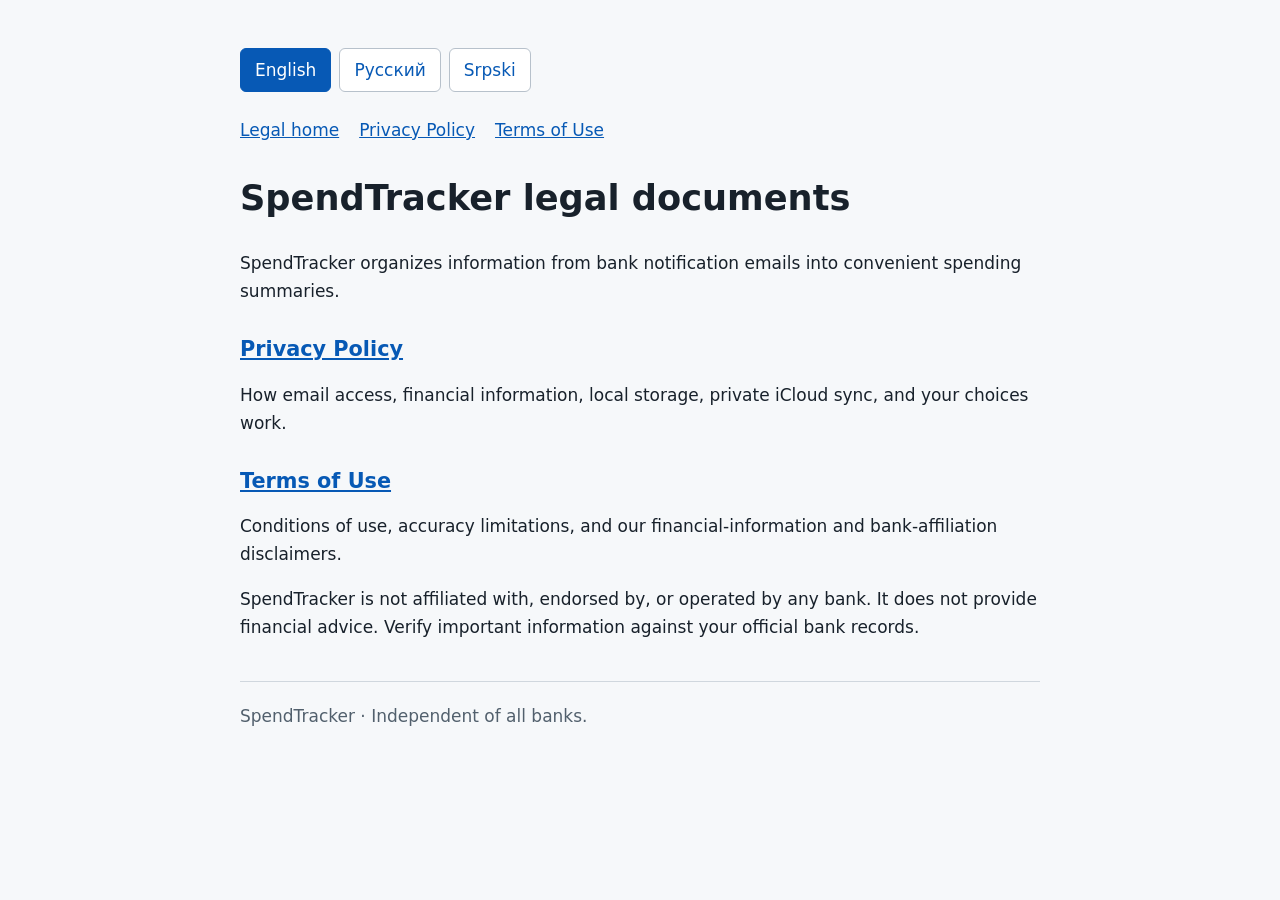
<file: index.html>
<!doctype html>
<html lang="en">
<head>
<meta charset="utf-8">
<meta name="viewport" content="width=device-width, initial-scale=1">
<title>Legal | SpendTracker</title>
<link rel="stylesheet" href="site.css">
<script src="site.js" defer></script>
</head>
<body><main>
<div class="language-switcher" role="group" aria-label="Language / Язык / Jezik" hidden>
<button type="button" data-select-language="en" lang="en" aria-pressed="true">English</button>
<button type="button" data-select-language="ru" lang="ru" aria-pressed="false">Русский</button>
<button type="button" data-select-language="sr-Latn" lang="sr-Latn" aria-pressed="false">Srpski</button>
</div>
<section data-language="en" lang="en" data-title="Legal | SpendTracker">
<nav aria-label="Legal navigation"><a data-local-page href="index.html" aria-current="page">Legal home</a><a data-local-page href="privacy-policy.html">Privacy Policy</a><a data-local-page href="terms-of-use.html">Terms of Use</a></nav>
<h1>SpendTracker legal documents</h1>
<p>SpendTracker organizes information from bank notification emails into convenient spending summaries.</p>
<h2><a data-local-page href="privacy-policy.html">Privacy Policy</a></h2>
<p>How email access, financial information, local storage, private iCloud sync, and your choices work.</p>
<h2><a data-local-page href="terms-of-use.html">Terms of Use</a></h2>
<p>Conditions of use, accuracy limitations, and our financial-information and bank-affiliation disclaimers.</p>
<p>SpendTracker is not affiliated with, endorsed by, or operated by any bank. It does not provide financial advice. Verify important information against your official bank records.</p>
<footer>SpendTracker · Independent of all banks.</footer>
</section>
<section data-language="ru" lang="ru" data-title="Юридическая информация | SpendTracker" hidden>
<nav aria-label="Юридические документы"><a data-local-page href="index.html" aria-current="page">Юридическая информация</a><a data-local-page href="privacy-policy.html">Политика конфиденциальности</a><a data-local-page href="terms-of-use.html">Условия использования</a></nav>
<h1>Юридические документы SpendTracker</h1>
<p>SpendTracker превращает информацию из банковских уведомлений по электронной почте в удобные сводки расходов.</p>
<h2><a data-local-page href="privacy-policy.html">Политика конфиденциальности</a></h2>
<p>Как устроены доступ к почте, обработка финансовой информации, локальное хранение, синхронизация через частную базу iCloud и ваши возможности управления данными.</p>
<h2><a data-local-page href="terms-of-use.html">Условия использования</a></h2>
<p>Условия использования, ограничения точности и пояснения о финансовой информации и отсутствии связи с банками.</p>
<p>SpendTracker не связан ни с одним банком, не одобрен банками и не управляется ими. Приложение не предоставляет финансовых рекомендаций. Сверяйте важную информацию с официальными банковскими документами.</p>
<footer>SpendTracker · Независим от всех банков.</footer>
</section>
<section data-language="sr-Latn" lang="sr-Latn" data-title="Pravne informacije | SpendTracker" hidden>
<nav aria-label="Pravna navigacija"><a data-local-page href="index.html" aria-current="page">Pravne informacije</a><a data-local-page href="privacy-policy.html">Politika privatnosti</a><a data-local-page href="terms-of-use.html">Uslovi korišćenja</a></nav>
<h1>Pravni dokumenti za SpendTracker</h1>
<p>SpendTracker pretvara informacije iz bankarskih obaveštenja primljenih imejlom u pregledne sažetke potrošnje.</p>
<h2><a data-local-page href="privacy-policy.html">Politika privatnosti</a></h2>
<p>Kako funkcionišu pristup imejlu, finansijski podaci, lokalno čuvanje, sinhronizacija putem privatne iCloud baze i vaše mogućnosti izbora.</p>
<h2><a data-local-page href="terms-of-use.html">Uslovi korišćenja</a></h2>
<p>Uslovi korišćenja, ograničenja tačnosti i objašnjenja o finansijskim informacijama i nepovezanosti sa bankama.</p>
<p>SpendTracker nije povezan ni sa jednom bankom, banke ga ne podržavaju niti njime upravljaju. Ne pruža finansijske savete. Važne informacije proverite u zvaničnoj evidenciji svoje banke.</p>
<footer>SpendTracker · Nezavisan od svih banaka.</footer>
</section>
</main></body>
</html>
</file>
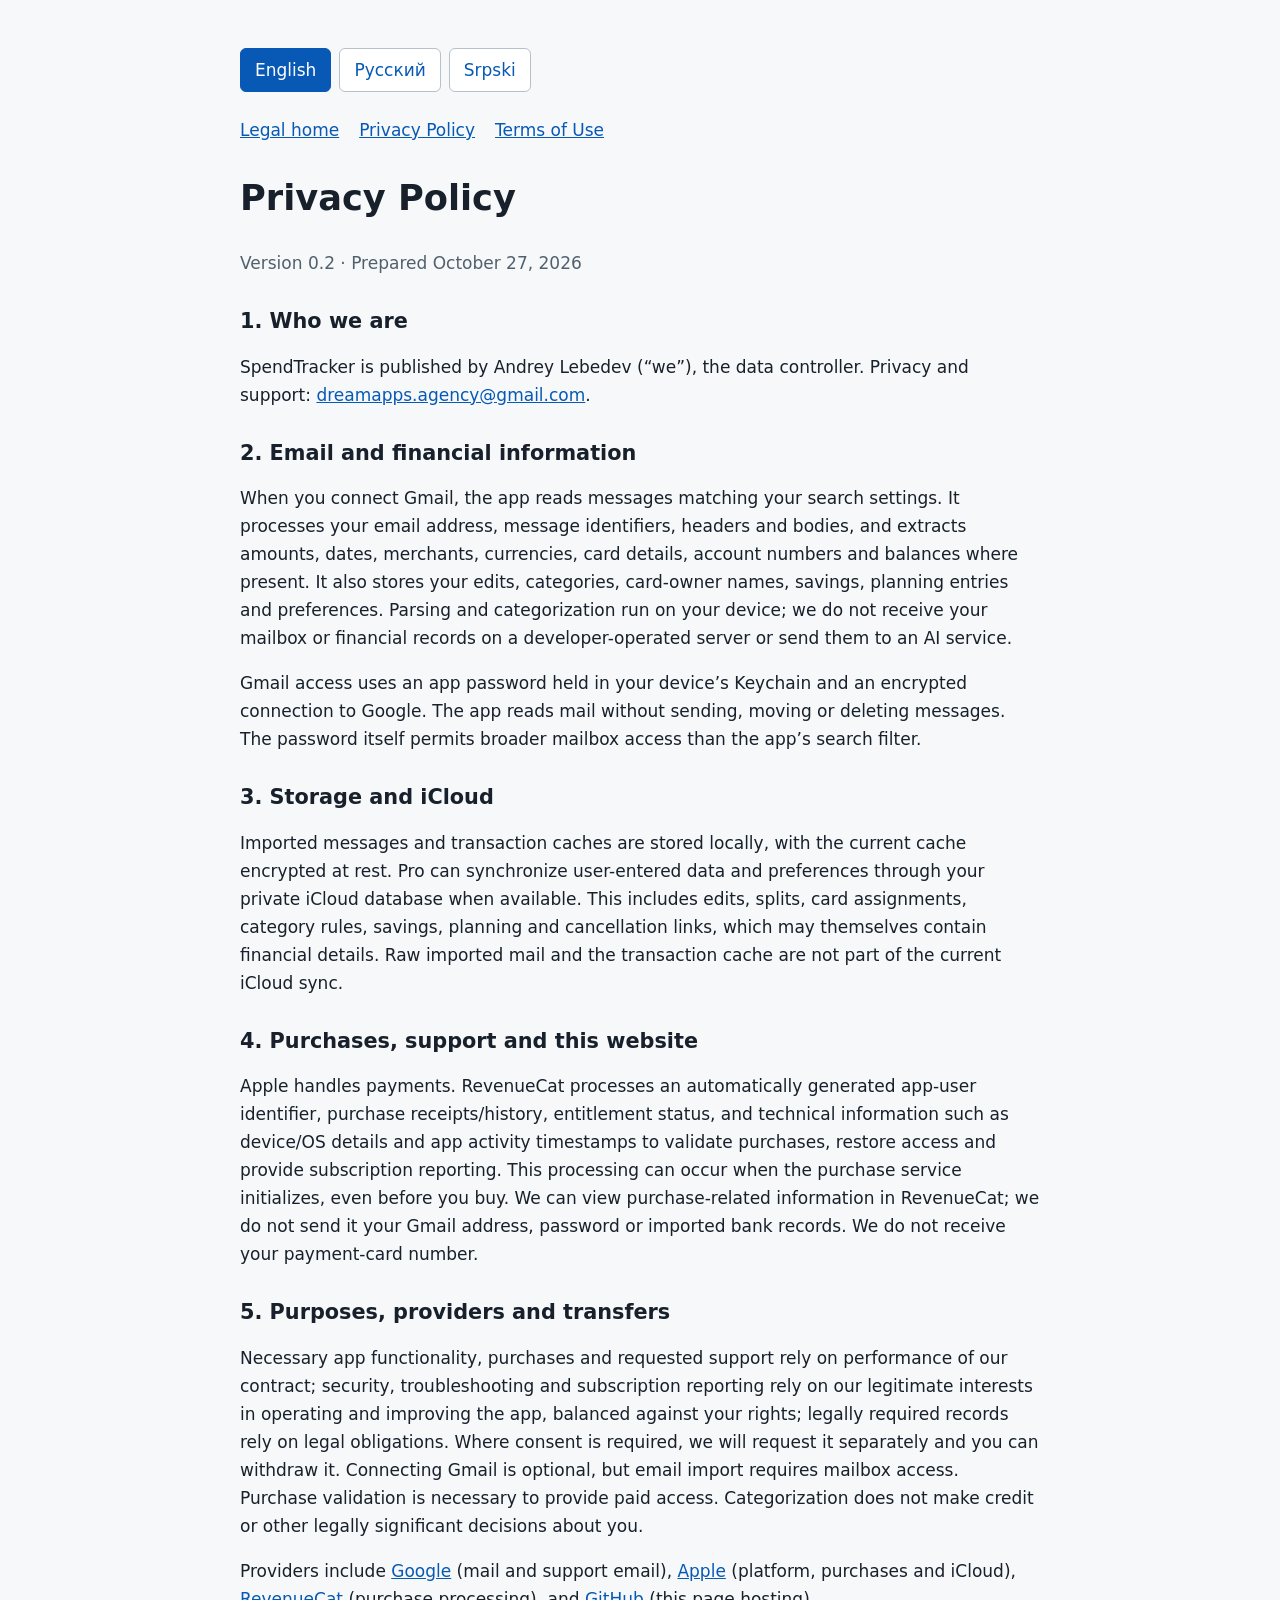
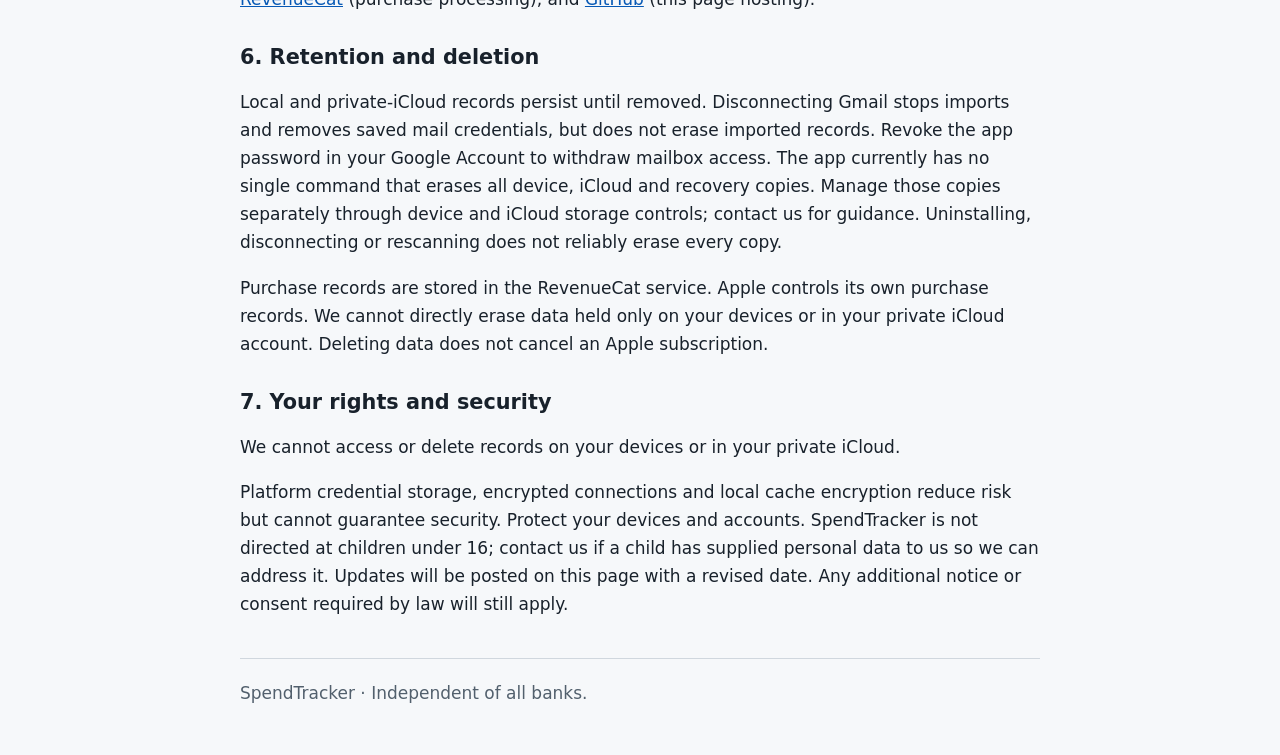
<file: privacy-policy.html>
<!doctype html>
<html lang="en">
<head>
<meta charset="utf-8">
<meta name="viewport" content="width=device-width, initial-scale=1">
<title>Privacy Policy | SpendTracker</title>
<link rel="stylesheet" href="site.css">
<script src="site.js" defer></script>
</head>
<body><main>
<div class="language-switcher" role="group" aria-label="Language / Язык / Jezik" hidden>
<button type="button" data-select-language="en" lang="en" aria-pressed="true">English</button>
<button type="button" data-select-language="ru" lang="ru" aria-pressed="false">Русский</button>
<button type="button" data-select-language="sr-Latn" lang="sr-Latn" aria-pressed="false">Srpski</button>
</div>
<section data-language="en" lang="en" data-title="Privacy Policy | SpendTracker">
<nav aria-label="Legal navigation"><a data-local-page href="index.html">Legal home</a><a data-local-page href="privacy-policy.html">Privacy Policy</a><a data-local-page href="terms-of-use.html">Terms of Use</a></nav>
<h1>Privacy Policy</h1>
<p class="meta">Version 0.2 · Prepared October 27, 2026</p>
<h2>1. Who we are</h2>
<p>SpendTracker is published by Andrey Lebedev (“we”), the data controller. Privacy and support: <a href="mailto:dreamapps.agency@gmail.com">dreamapps.agency@gmail.com</a>.</p>
<h2>2. Email and financial information</h2>
<p>When you connect Gmail, the app reads messages matching your search settings. It processes your email address, message identifiers, headers and bodies, and extracts amounts, dates, merchants, currencies, card details, account numbers and balances where present. It also stores your edits, categories, card-owner names, savings, planning entries and preferences. Parsing and categorization run on your device; we do not receive your mailbox or financial records on a developer-operated server or send them to an AI service.</p>
<p>Gmail access uses an app password held in your device’s Keychain and an encrypted connection to Google. The app reads mail without sending, moving or deleting messages. The password itself permits broader mailbox access than the app’s search filter.</p>
<h2>3. Storage and iCloud</h2>
<p>Imported messages and transaction caches are stored locally, with the current cache encrypted at rest. Pro can synchronize user-entered data and preferences through your private iCloud database when available. This includes edits, splits, card assignments, category rules, savings, planning and cancellation links, which may themselves contain financial details. Raw imported mail and the transaction cache are not part of the current iCloud sync.</p>
<h2>4. Purchases, support and this website</h2>
<p>Apple handles payments. RevenueCat processes an automatically generated app-user identifier, purchase receipts/history, entitlement status, and technical information such as device/OS details and app activity timestamps to validate purchases, restore access and provide subscription reporting. This processing can occur when the purchase service initializes, even before you buy. We can view purchase-related information in RevenueCat; we do not send it your Gmail address, password or imported bank records. We do not receive your payment-card number.</p>
<h2>5. Purposes, providers and transfers</h2>
<p>Necessary app functionality, purchases and requested support rely on performance of our contract; security, troubleshooting and subscription reporting rely on our legitimate interests in operating and improving the app, balanced against your rights; legally required records rely on legal obligations. Where consent is required, we will request it separately and you can withdraw it. Connecting Gmail is optional, but email import requires mailbox access. Purchase validation is necessary to provide paid access. Categorization does not make credit or other legally significant decisions about you.</p>
<p>Providers include <a href="https://policies.google.com/privacy">Google</a> (mail and support email), <a href="https://www.apple.com/legal/privacy/">Apple</a> (platform, purchases and iCloud), <a href="https://www.revenuecat.com/privacy">RevenueCat</a> (purchase processing), and <a href="https://docs.github.com/en/site-policy/privacy-policies/github-general-privacy-statement">GitHub</a> (this page hosting). </p>
<h2>6. Retention and deletion</h2>
<p>Local and private-iCloud records persist until removed. Disconnecting Gmail stops imports and removes saved mail credentials, but does not erase imported records. Revoke the app password in your Google Account to withdraw mailbox access. The app currently has no single command that erases all device, iCloud and recovery copies. Manage those copies separately through device and iCloud storage controls; contact us for guidance. Uninstalling, disconnecting or rescanning does not reliably erase every copy.</p>
<p>Purchase records are stored in the RevenueCat service. Apple controls its own purchase records. We cannot directly erase data held only on your devices or in your private iCloud account. Deleting data does not cancel an Apple subscription.</p>
<h2>7. Your rights and security</h2>
<p>We cannot access or delete records on your devices or in your private iCloud. </p>
<p>Platform credential storage, encrypted connections and local cache encryption reduce risk but cannot guarantee security. Protect your devices and accounts. SpendTracker is not directed at children under 16; contact us if a child has supplied personal data to us so we can address it. Updates will be posted on this page with a revised date. Any additional notice or consent required by law will still apply.</p>
<footer>SpendTracker · Independent of all banks.</footer>
</section>
<section data-language="ru" lang="ru" data-title="Политика конфиденциальности | SpendTracker" hidden>
<nav aria-label="Юридические документы"><a data-local-page href="index.html">Юридическая информация</a><a data-local-page href="privacy-policy.html">Политика конфиденциальности</a><a data-local-page href="terms-of-use.html">Условия использования</a></nav>
<h1>Политика конфиденциальности</h1>
<p class="meta">Версия 0.2 · Подготовлено 27 октября 2026 года</p>
<h2>1. Кто мы</h2>
<p>Издатель SpendTracker — Andrey Lebedev («мы»), оператор персональных данных. Конфиденциальность и поддержка: <a href="mailto:dreamapps.agency@gmail.com">dreamapps.agency@gmail.com</a>.</p>
<h2>2. Электронная почта и финансовая информация</h2>
<p>При подключении Gmail приложение читает письма, соответствующие вашим настройкам поиска. Оно обрабатывает ваш адрес электронной почты, идентификаторы, заголовки и содержимое писем и извлекает суммы, даты, сведения о продавцах, валюты, данные карт, номера счетов и остатки, если они присутствуют. Приложение также хранит ваши изменения, категории, имена владельцев карт, сбережения, записи планирования и настройки. Разбор писем и категоризация выполняются на вашем устройстве; мы не получаем содержимое вашего почтового ящика или финансовые записи на сервер разработчика и не отправляем их в сервисы искусственного интеллекта.</p>
<p>Для доступа к Gmail используются пароль приложения, хранящийся в Связке ключей вашего устройства, и зашифрованное соединение с Google. Приложение читает почту, не отправляя, не перемещая и не удаляя письма. Сам пароль предоставляет более широкий доступ к почтовому ящику, чем поисковый фильтр приложения.</p>
<h2>3. Хранение и iCloud</h2>
<p>Импортированные письма и кеш операций хранятся локально; текущий кеш зашифрован при хранении. Pro может синхронизировать введённые вами данные и настройки через вашу частную базу данных iCloud, когда она доступна. Сюда входят изменения, разделение операций, привязки карт, правила категорий, сбережения, планирование и связи отмен с операциями, которые сами могут содержать финансовые сведения. Исходные импортированные письма и кеш операций не входят в текущую синхронизацию iCloud.</p>
<h2>4. Покупки, поддержка и этот сайт</h2>
<p>Платежи обрабатывает Apple. RevenueCat обрабатывает автоматически созданный идентификатор пользователя приложения, чеки и историю покупок, статус прав доступа и техническую информацию, например сведения об устройстве и ОС и временные отметки активности приложения, для проверки покупок, восстановления доступа и отчётности по подпискам. Эта обработка может происходить при инициализации сервиса покупок, ещё до совершения покупки. Мы можем просматривать сведения о покупках в RevenueCat; мы не передаём этому сервису ваш адрес Gmail, пароль или импортированные банковские записи. Мы не получаем номер вашей платёжной карты.</p>
<h2>5. Цели, поставщики услуг и передача данных</h2>
<p>Обработка для необходимых функций приложения, покупок и запрошенной поддержки основывается на исполнении нашего договора; обеспечение безопасности, устранение неполадок и отчётность по подпискам — на наших законных интересах в работе и улучшении приложения с учётом ваших прав; ведение предусмотренных законом записей — на юридических обязанностях. Когда требуется согласие, мы запросим его отдельно, и вы сможете его отозвать. Подключение Gmail необязательно, но для импорта писем нужен доступ к почтовому ящику. Проверка покупки необходима для предоставления платного доступа. Категоризация не принимает в отношении вас кредитных или иных юридически значимых решений.</p>
<p>Поставщики услуг включают <a href="https://policies.google.com/privacy">Google</a> (почта и электронная почта поддержки), <a href="https://www.apple.com/legal/privacy/">Apple</a> (платформа, покупки и iCloud), <a href="https://www.revenuecat.com/privacy">RevenueCat</a> (обработка покупок) и <a href="https://docs.github.com/en/site-policy/privacy-policies/github-general-privacy-statement">GitHub</a> (хостинг этой страницы).</p>
<h2>6. Сроки хранения и удаление</h2>
<p>Локальные записи и записи в частной базе iCloud сохраняются до удаления. Отключение Gmail останавливает импорт и удаляет сохранённые учётные данные почты, но не стирает импортированные записи. Чтобы отозвать доступ к почтовому ящику, отзовите пароль приложения в своём аккаунте Google. Сейчас в приложении нет единой команды для удаления всех копий на устройстве, в iCloud и копий для восстановления. Управляйте этими копиями отдельно с помощью средств управления хранилищем устройства и iCloud; за инструкциями обращайтесь к нам. Удаление приложения, отключение почты или повторное сканирование не гарантируют удаления всех копий.</p>
<p>Записи о покупках хранятся в сервисе RevenueCat. Apple управляет собственными записями о покупках. Мы не можем напрямую удалить данные, находящиеся только на ваших устройствах или в вашем частном аккаунте iCloud. Удаление данных не отменяет подписку Apple.</p>
<h2>7. Ваши права и безопасность</h2>
<p>Мы не можем получать доступ к записям на ваших устройствах или в вашем частном iCloud либо удалять их.</p>
<p>Системное хранилище учётных данных, зашифрованные соединения и шифрование локального кеша снижают риски, но не гарантируют безопасность. Защищайте свои устройства и аккаунты. SpendTracker не предназначен для детей младше 16 лет; свяжитесь с нами, если ребёнок передал нам персональные данные, чтобы мы могли принять меры. Обновления будут публиковаться на этой странице с новой датой. Требования закона о дополнительных уведомлениях или согласии продолжают применяться.</p>
<footer>SpendTracker · Не зависит от банков.</footer>
</section>
<section data-language="sr-Latn" lang="sr-Latn" data-title="Politika privatnosti | SpendTracker" hidden>
<nav aria-label="Pravni dokumenti"><a data-local-page href="index.html">Pravne informacije</a><a data-local-page href="privacy-policy.html">Politika privatnosti</a><a data-local-page href="terms-of-use.html">Uslovi korišćenja</a></nav>
<h1>Politika privatnosti</h1>
<p class="meta">Verzija 0.2 · Pripremljeno 27. oktobra 2026.</p>
<h2>1. Ko smo mi</h2>
<p>Izdavač aplikacije SpendTracker je Andrey Lebedev („mi”), rukovalac podacima o ličnosti. Privatnost i podrška: <a href="mailto:dreamapps.agency@gmail.com">dreamapps.agency@gmail.com</a>.</p>
<h2>2. Elektronska pošta i finansijski podaci</h2>
<p>Kada povežete Gmail, aplikacija čita poruke koje odgovaraju vašim podešavanjima pretrage. Obrađuje vašu imejl adresu, identifikatore, zaglavlja i sadržaj poruka i izdvaja iznose, datume, trgovce, valute, podatke o karticama, brojeve računa i stanja kada su prisutni. Takođe čuva vaše izmene, kategorije, imena vlasnika kartica, štednju, unose za planiranje i podešavanja. Raščlanjivanje poruka i kategorizacija obavljaju se na vašem uređaju; sadržaj vašeg poštanskog sandučeta i finansijske zapise ne primamo na server kojim upravlja programer niti ih šaljemo servisu veštačke inteligencije.</p>
<p>Za pristup Gmail-u koriste se lozinka za aplikaciju sačuvana u Keychain-u vašeg uređaja i šifrovana veza sa Google-om. Aplikacija čita poštu bez slanja, premeštanja ili brisanja poruka. Sama lozinka omogućava širi pristup poštanskom sandučetu od filtera pretrage u aplikaciji.</p>
<h2>3. Čuvanje i iCloud</h2>
<p>Uvezene poruke i keš transakcija čuvaju se lokalno, a trenutni keš je šifrovan dok je sačuvan. Pro može da sinhronizuje podatke koje unosite i podešavanja putem vaše privatne iCloud baze podataka kada je dostupna. To obuhvata izmene, podeljene transakcije, dodelu kartica, pravila kategorija, štednju, planiranje i veze između storniranja i transakcija, koje i same mogu sadržati finansijske podatke. Izvorne uvezene poruke i keš transakcija nisu deo trenutne iCloud sinhronizacije.</p>
<h2>4. Kupovine, podrška i ovaj sajt</h2>
<p>Plaćanja obrađuje Apple. RevenueCat obrađuje automatski generisan identifikator korisnika aplikacije, potvrde i istoriju kupovina, status prava pristupa i tehničke informacije, poput podataka o uređaju i operativnom sistemu i vremenskih oznaka aktivnosti aplikacije, radi provere kupovina, vraćanja pristupa i izveštavanja o pretplatama. Ova obrada može da se odvija pri pokretanju servisa za kupovine, čak i pre nego što nešto kupite. Možemo da pregledamo podatke o kupovinama u RevenueCat-u; tom servisu ne šaljemo vašu Gmail adresu, lozinku ni uvezene bankarske zapise. Ne dobijamo broj vaše platne kartice.</p>
<h2>5. Svrhe, pružaoci usluga i prenos podataka</h2>
<p>Obrada za neophodne funkcije aplikacije, kupovine i traženu podršku zasniva se na izvršenju našeg ugovora; bezbednost, rešavanje problema i izveštavanje o pretplatama zasnivaju se na našim legitimnim interesima za rad i unapređenje aplikacije, uz odmeravanje u odnosu na vaša prava; zakonom propisane evidencije zasnivaju se na pravnim obavezama. Kada je pristanak potreban, tražićemo ga zasebno i možete ga opozvati. Povezivanje Gmail-a nije obavezno, ali uvoz poruka zahteva pristup poštanskom sandučetu. Provera kupovine neophodna je za pružanje plaćenog pristupa. Kategorizacijom se ne donose kreditne ili druge odluke koje proizvode pravne posledice po vas.</p>
<p>Pružaoci usluga obuhvataju <a href="https://policies.google.com/privacy">Google</a> (pošta i imejl podrške), <a href="https://www.apple.com/legal/privacy/">Apple</a> (platforma, kupovine i iCloud), <a href="https://www.revenuecat.com/privacy">RevenueCat</a> (obrada kupovina) i <a href="https://docs.github.com/en/site-policy/privacy-policies/github-general-privacy-statement">GitHub</a> (hosting ove stranice).</p>
<h2>6. Rokovi čuvanja i brisanje</h2>
<p>Lokalni zapisi i zapisi u privatnoj iCloud bazi ostaju sačuvani dok se ne izbrišu. Prekid veze sa Gmail-om zaustavlja uvoz i uklanja sačuvane pristupne podatke za poštu, ali ne briše uvezene zapise. Da biste ukinuli pristup poštanskom sandučetu, opozovite lozinku za aplikaciju u svom Google nalogu. Aplikacija trenutno nema jednu komandu koja briše sve kopije na uređaju, u iCloud-u i kopije za oporavak. Tim kopijama upravljajte zasebno putem kontrola skladišta uređaja i iCloud-a; obratite nam se za uputstva. Deinstaliranje, prekid veze ili ponovno skeniranje ne garantuju brisanje svake kopije.</p>
<p>Zapisi o kupovinama čuvaju se u servisu RevenueCat. Apple kontroliše sopstvene zapise o kupovinama. Ne možemo direktno da izbrišemo podatke koji se nalaze samo na vašim uređajima ili u vašem privatnom iCloud nalogu. Brisanje podataka ne otkazuje Apple pretplatu.</p>
<h2>7. Vaša prava i bezbednost</h2>
<p>Ne možemo da pristupimo zapisima na vašim uređajima ili u vašem privatnom iCloud-u niti da ih izbrišemo.</p>
<p>Sistemsko čuvanje pristupnih podataka, šifrovane veze i šifrovanje lokalnog keša smanjuju rizik, ali ne mogu garantovati bezbednost. Zaštitite svoje uređaje i naloge. SpendTracker nije namenjen deci mlađoj od 16 godina; obratite nam se ako nam je dete dostavilo podatke o ličnosti kako bismo mogli da preduzmemo odgovarajuće mere. Izmene će biti objavljene na ovoj stranici sa ažuriranim datumom. Sve dodatne obaveze obaveštavanja ili pribavljanja pristanka propisane zakonom i dalje važe.</p>
<footer>SpendTracker · Nezavisan od svih banaka.</footer>
</section>
</main></body>
</html>
</file>
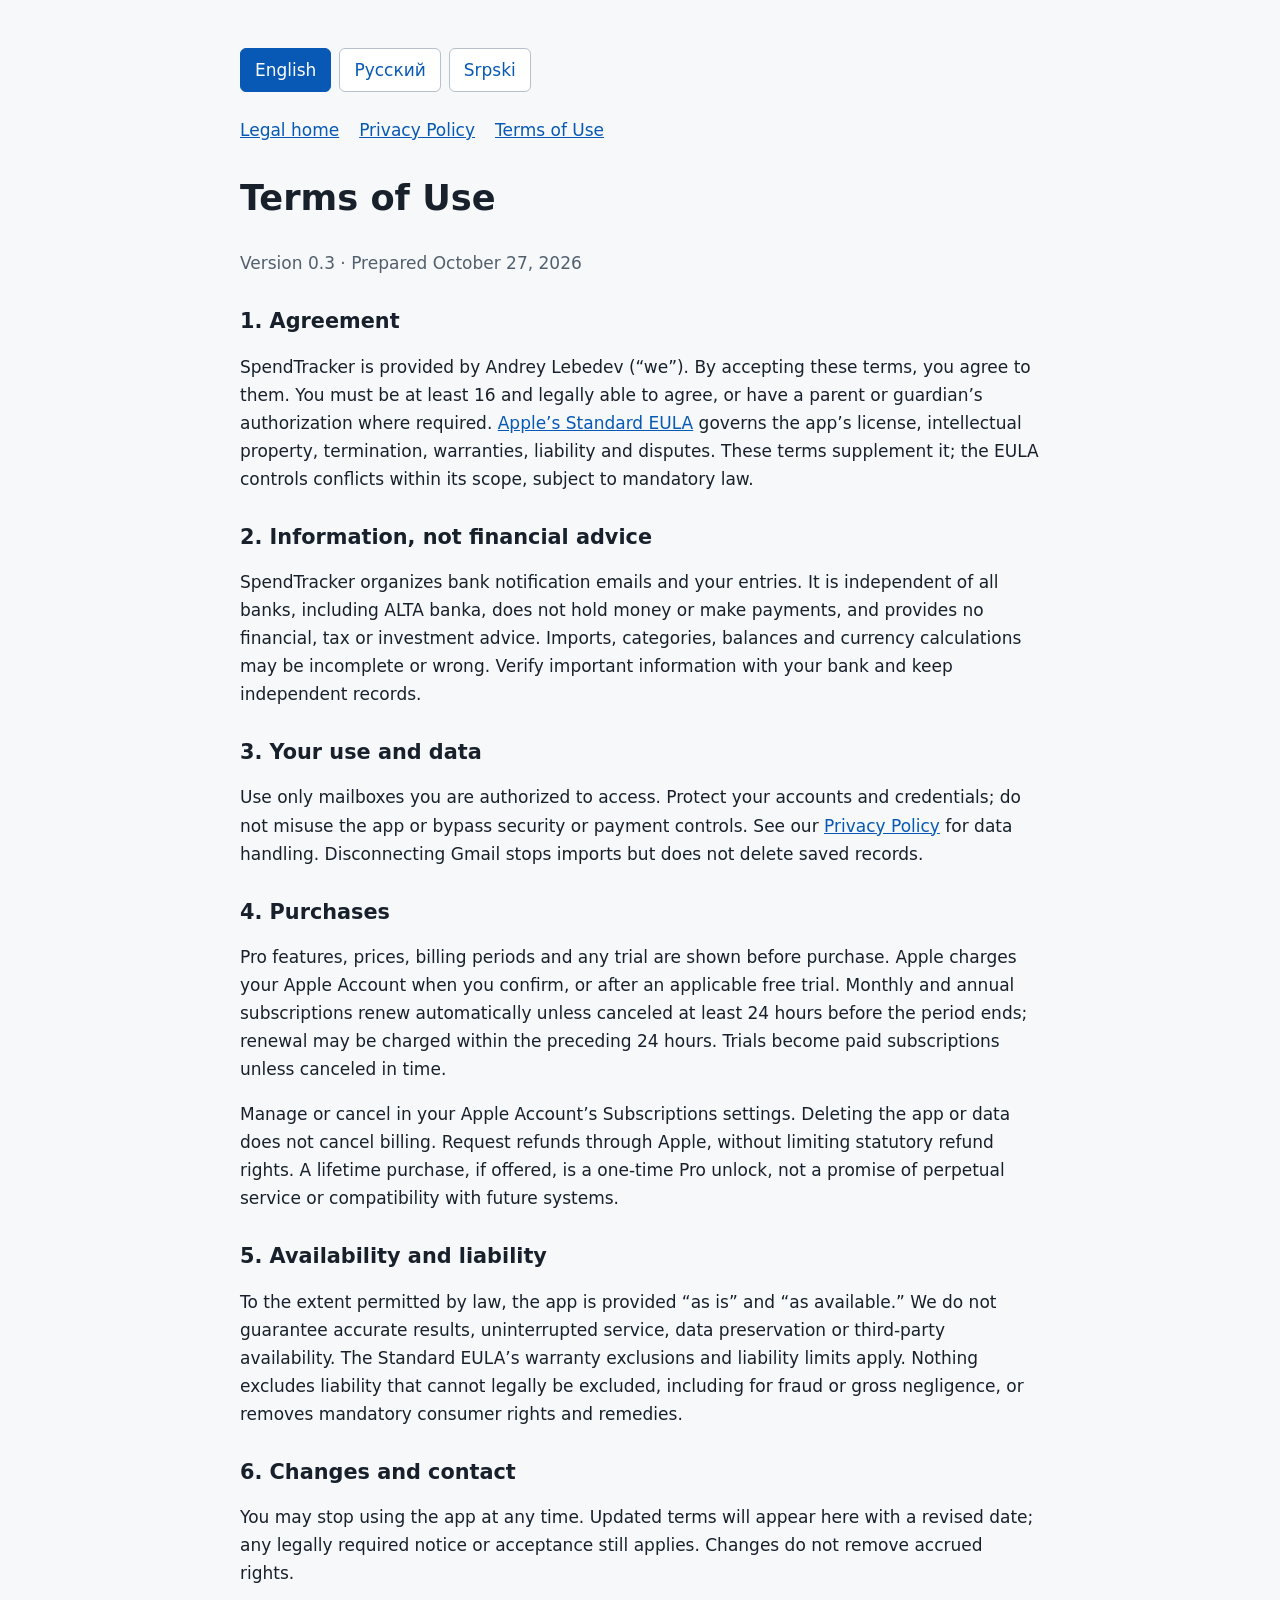
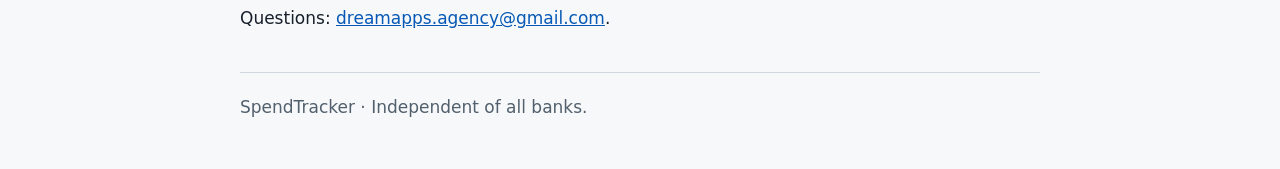
<file: terms-of-use.html>
<!doctype html>
<html lang="en">
<head>
<meta charset="utf-8">
<meta name="viewport" content="width=device-width, initial-scale=1">
<title>Terms of Use | SpendTracker</title>
<link rel="stylesheet" href="site.css">
<script src="site.js" defer></script>
</head>
<body><main>
<div class="language-switcher" role="group" aria-label="Language / Язык / Jezik" hidden>
<button type="button" data-select-language="en" lang="en" aria-pressed="true">English</button>
<button type="button" data-select-language="ru" lang="ru" aria-pressed="false">Русский</button>
<button type="button" data-select-language="sr-Latn" lang="sr-Latn" aria-pressed="false">Srpski</button>
</div>
<section data-language="en" lang="en" data-title="Terms of Use | SpendTracker">
<nav aria-label="Legal navigation"><a data-local-page href="index.html">Legal home</a><a data-local-page href="privacy-policy.html">Privacy Policy</a><a data-local-page href="terms-of-use.html">Terms of Use</a></nav>
<h1>Terms of Use</h1>
<p class="meta">Version 0.3 · Prepared October 27, 2026</p>
<h2>1. Agreement</h2>
<p>SpendTracker is provided by Andrey Lebedev (“we”). By accepting these terms, you agree to them. You must be at least 16 and legally able to agree, or have a parent or guardian’s authorization where required. <a href="https://www.apple.com/legal/internet-services/itunes/dev/stdeula/">Apple’s Standard EULA</a> governs the app’s license, intellectual property, termination, warranties, liability and disputes. These terms supplement it; the EULA controls conflicts within its scope, subject to mandatory law.</p>
<h2>2. Information, not financial advice</h2>
<p>SpendTracker organizes bank notification emails and your entries. It is independent of all banks, including ALTA banka, does not hold money or make payments, and provides no financial, tax or investment advice. Imports, categories, balances and currency calculations may be incomplete or wrong. Verify important information with your bank and keep independent records.</p>
<h2>3. Your use and data</h2>
<p>Use only mailboxes you are authorized to access. Protect your accounts and credentials; do not misuse the app or bypass security or payment controls. See our <a data-local-page href="privacy-policy.html">Privacy Policy</a> for data handling. Disconnecting Gmail stops imports but does not delete saved records.</p>
<h2>4. Purchases</h2>
<p>Pro features, prices, billing periods and any trial are shown before purchase. Apple charges your Apple Account when you confirm, or after an applicable free trial. Monthly and annual subscriptions renew automatically unless canceled at least 24 hours before the period ends; renewal may be charged within the preceding 24 hours. Trials become paid subscriptions unless canceled in time.</p>
<p>Manage or cancel in your Apple Account’s Subscriptions settings. Deleting the app or data does not cancel billing. Request refunds through Apple, without limiting statutory refund rights. A lifetime purchase, if offered, is a one-time Pro unlock, not a promise of perpetual service or compatibility with future systems.</p>
<h2>5. Availability and liability</h2>
<p>To the extent permitted by law, the app is provided “as is” and “as available.” We do not guarantee accurate results, uninterrupted service, data preservation or third-party availability. The Standard EULA’s warranty exclusions and liability limits apply. Nothing excludes liability that cannot legally be excluded, including for fraud or gross negligence, or removes mandatory consumer rights and remedies.</p>
<h2>6. Changes and contact</h2>
<p>You may stop using the app at any time. Updated terms will appear here with a revised date; any legally required notice or acceptance still applies. Changes do not remove accrued rights.</p>
<p>Questions: <a href="mailto:dreamapps.agency@gmail.com">dreamapps.agency@gmail.com</a>.</p>
<footer>SpendTracker · Independent of all banks.</footer>
</section>
<section data-language="ru" lang="ru" data-title="Условия использования | SpendTracker" hidden>
<nav aria-label="Юридические документы"><a data-local-page href="index.html">Юридическая информация</a><a data-local-page href="privacy-policy.html">Политика конфиденциальности</a><a data-local-page href="terms-of-use.html">Условия использования</a></nav>
<h1>Условия использования</h1>
<p class="meta">Версия 0.3 · Подготовлено 27 октября 2026 года</p>
<h2>1. Соглашение</h2>
<p>SpendTracker предоставляется Andrey Lebedev («мы»). Принимая эти условия, вы соглашаетесь с ними. Вам должно быть не менее 16 лет, и вы должны иметь право заключить это соглашение либо получить разрешение родителя или опекуна, когда это требуется. <a href="https://www.apple.com/legal/internet-services/itunes/dev/stdeula/">Стандартное лицензионное соглашение Apple (EULA)</a> регулирует лицензию на приложение, интеллектуальную собственность, прекращение действия соглашения, гарантии, ответственность и споры. Эти условия дополняют его; при противоречиях в пределах его действия приоритет имеет EULA с учётом обязательных требований закона.</p>
<h2>2. Информация, а не финансовые рекомендации</h2>
<p>SpendTracker упорядочивает банковские уведомления по электронной почте и ваши записи. Приложение не зависит от банков, включая ALTA banka, не хранит деньги, не выполняет платежи и не предоставляет финансовых, налоговых или инвестиционных консультаций. Импортированные данные, категории, остатки и валютные расчёты могут быть неполными или ошибочными. Проверяйте важную информацию в своём банке и ведите отдельный учёт.</p>
<h2>3. Использование и ваши данные</h2>
<p>Используйте только почтовые ящики, к которым у вас есть право доступа. Защищайте свои аккаунты и учётные данные; не злоупотребляйте приложением и не обходите средства защиты или контроля оплаты. Обработка данных описана в нашей <a data-local-page href="privacy-policy.html">Политике конфиденциальности</a>. Отключение Gmail останавливает импорт, но не удаляет сохранённые записи.</p>
<h2>4. Покупки</h2>
<p>Функции Pro, цены, расчётные периоды и условия пробного доступа показываются до покупки. Apple списывает средства с вашего Аккаунта Apple при подтверждении либо по окончании применимого бесплатного пробного периода. Месячные и годовые подписки продлеваются автоматически, если их не отменить как минимум за 24 часа до окончания периода; плата за продление может списываться в течение предшествующих 24 часов. Если пробный доступ не отменить вовремя, он переходит в платную подписку.</p>
<p>Управляйте подпиской или отменяйте её в разделе «Подписки» своего Аккаунта Apple. Удаление приложения или данных не прекращает списания. Запрашивайте возврат через Apple; предусмотренные законом права на возврат сохраняются. Пожизненный доступ, если он предлагается, означает разовую покупку доступа к Pro, а не обещание бессрочной работы сервиса или совместимости с будущими системами.</p>
<h2>5. Доступность и ответственность</h2>
<p>В пределах, допускаемых законом, приложение предоставляется «как есть» и «по мере доступности». Мы не гарантируем точность результатов, бесперебойную работу, сохранность данных или доступность сторонних сервисов. Применяются исключения гарантий и ограничения ответственности из стандартного EULA. Ничто не исключает ответственность, которую нельзя исключить по закону, в том числе за мошенничество или грубую неосторожность, и не отменяет обязательные права потребителей и средства их защиты.</p>
<h2>6. Изменения и контакты</h2>
<p>Вы можете прекратить использование приложения в любое время. Обновлённые условия будут публиковаться здесь с новой датой; требования закона об уведомлении или принятии условий сохраняются. Изменения не отменяют ранее возникшие права.</p>
<p>Вопросы: <a href="mailto:dreamapps.agency@gmail.com">dreamapps.agency@gmail.com</a>.</p>
<footer>SpendTracker · Не зависит от банков.</footer>
</section>
<section data-language="sr-Latn" lang="sr-Latn" data-title="Uslovi korišćenja | SpendTracker" hidden>
<nav aria-label="Pravni dokumenti"><a data-local-page href="index.html">Pravne informacije</a><a data-local-page href="privacy-policy.html">Politika privatnosti</a><a data-local-page href="terms-of-use.html">Uslovi korišćenja</a></nav>
<h1>Uslovi korišćenja</h1>
<p class="meta">Verzija 0.3 · Pripremljeno 27. oktobra 2026.</p>
<h2>1. Ugovor</h2>
<p>SpendTracker pruža Andrey Lebedev („mi”). Prihvatanjem ovih uslova saglasni ste sa njima. Morate imati najmanje 16 godina i biti pravno sposobni da prihvatite ove uslove ili imati odobrenje roditelja ili staratelja kada je potrebno. <a href="https://www.apple.com/legal/internet-services/itunes/dev/stdeula/">Apple-ov standardni ugovor o licenci za krajnjeg korisnika (EULA)</a> uređuje licencu aplikacije, intelektualnu svojinu, prestanak ugovora, garancije, odgovornost i sporove. Ovi uslovi ga dopunjuju; u slučaju neslaganja u okviru njegovog predmeta primenjuje se EULA, uz poštovanje prinudnih propisa.</p>
<h2>2. Informacije, a ne finansijski saveti</h2>
<p>SpendTracker organizuje bankarska obaveštenja primljena imejlom i vaše unose. Nezavisan je od svih banaka, uključujući ALTA banku, ne čuva novac, ne izvršava plaćanja i ne pruža finansijske, poreske ili investicione savete. Uvezeni podaci, kategorije, stanja i preračunavanja valuta mogu biti nepotpuni ili netačni. Proverite važne informacije kod svoje banke i vodite zasebnu evidenciju.</p>
<h2>3. Korišćenje i vaši podaci</h2>
<p>Koristite samo poštanske sandučiće kojima ste ovlašćeni da pristupate. Zaštitite naloge i pristupne podatke; nemojte zloupotrebljavati aplikaciju niti zaobilaziti bezbednosne kontrole ili kontrole plaćanja. Obrada podataka opisana je u našoj <a data-local-page href="privacy-policy.html">Politici privatnosti</a>. Prekid veze sa Gmail-om zaustavlja uvoz, ali ne briše sačuvane zapise.</p>
<h2>4. Kupovine</h2>
<p>Pro funkcije, cene, obračunski periodi i eventualni probni period prikazuju se pre kupovine. Apple naplaćuje putem vašeg Apple naloga po potvrdi ili nakon primenljivog besplatnog probnog perioda. Mesečne i godišnje pretplate automatski se obnavljaju ako ih ne otkažete najmanje 24 sata pre isteka perioda; obnova može biti naplaćena tokom prethodna 24 sata. Probni period prelazi u plaćenu pretplatu ako se ne otkaže na vreme.</p>
<p>Upravljajte pretplatom ili je otkažite u podešavanjima pretplata svog Apple naloga. Brisanje aplikacije ili podataka ne prekida naplatu. Povraćaj novca zatražite preko Apple-a, bez ograničavanja zakonskih prava na povraćaj. Doživotni pristup, ako se nudi, predstavlja jednokratno otključavanje Pro funkcija, a ne obećanje trajnog rada usluge ili kompatibilnosti sa budućim sistemima.</p>
<h2>5. Dostupnost i odgovornost</h2>
<p>U meri dozvoljenoj zakonom, aplikacija se pruža „takva kakva jeste” i „prema dostupnosti”. Ne garantujemo tačne rezultate, neprekidan rad, očuvanje podataka ili dostupnost usluga trećih lica. Primenjuju se isključenja garancija i ograničenja odgovornosti iz standardnog EULA ugovora. Ništa ne isključuje odgovornost koja se po zakonu ne može isključiti, uključujući prevaru ili krajnju nepažnju, niti ukida obavezna prava potrošača i pravna sredstva zaštite.</p>
<h2>6. Izmene i kontakt</h2>
<p>Možete prestati da koristite aplikaciju u bilo kom trenutku. Ažurirani uslovi biće objavljeni ovde sa novim datumom; sve zakonske obaveze obaveštavanja ili prihvatanja i dalje važe. Izmene ne ukidaju već stečena prava.</p>
<p>Pitanja: <a href="mailto:dreamapps.agency@gmail.com">dreamapps.agency@gmail.com</a>.</p>
<footer>SpendTracker · Nezavisan od svih banaka.</footer>
</section>
</main></body>
</html>
</file>
<file: site.css>
body{font:17px/1.65 system-ui,-apple-system,sans-serif;margin:0;background:#f6f8fa;color:#18212b}
main{max-width:800px;margin:auto;padding:48px 24px}
h1,h2{line-height:1.25}h1{font-size:2.2rem}h2{margin-top:2rem;font-size:1.3rem}
a{color:#0759b5;overflow-wrap:anywhere}
nav{margin-bottom:32px;display:flex;flex-wrap:wrap;gap:12px 20px}
.meta,footer{color:#52606d}footer{border-top:1px solid #d0d7de;margin-top:40px;padding-top:20px}
[hidden]{display:none!important}
.language-switcher{display:flex;flex-wrap:wrap;gap:8px;margin-bottom:24px}
.language-switcher button{font:inherit;min-height:44px;padding:6px 14px;border:1px solid #b7c1cb;border-radius:6px;background:#fff;color:#0759b5;cursor:pointer}
.language-switcher button[aria-pressed=true]{background:#0759b5;border-color:#0759b5;color:#fff}
:focus-visible{outline:3px solid #0759b5;outline-offset:3px}
@media(max-width:480px){main{padding:24px 18px}h1{font-size:1.8rem}}
</file>
